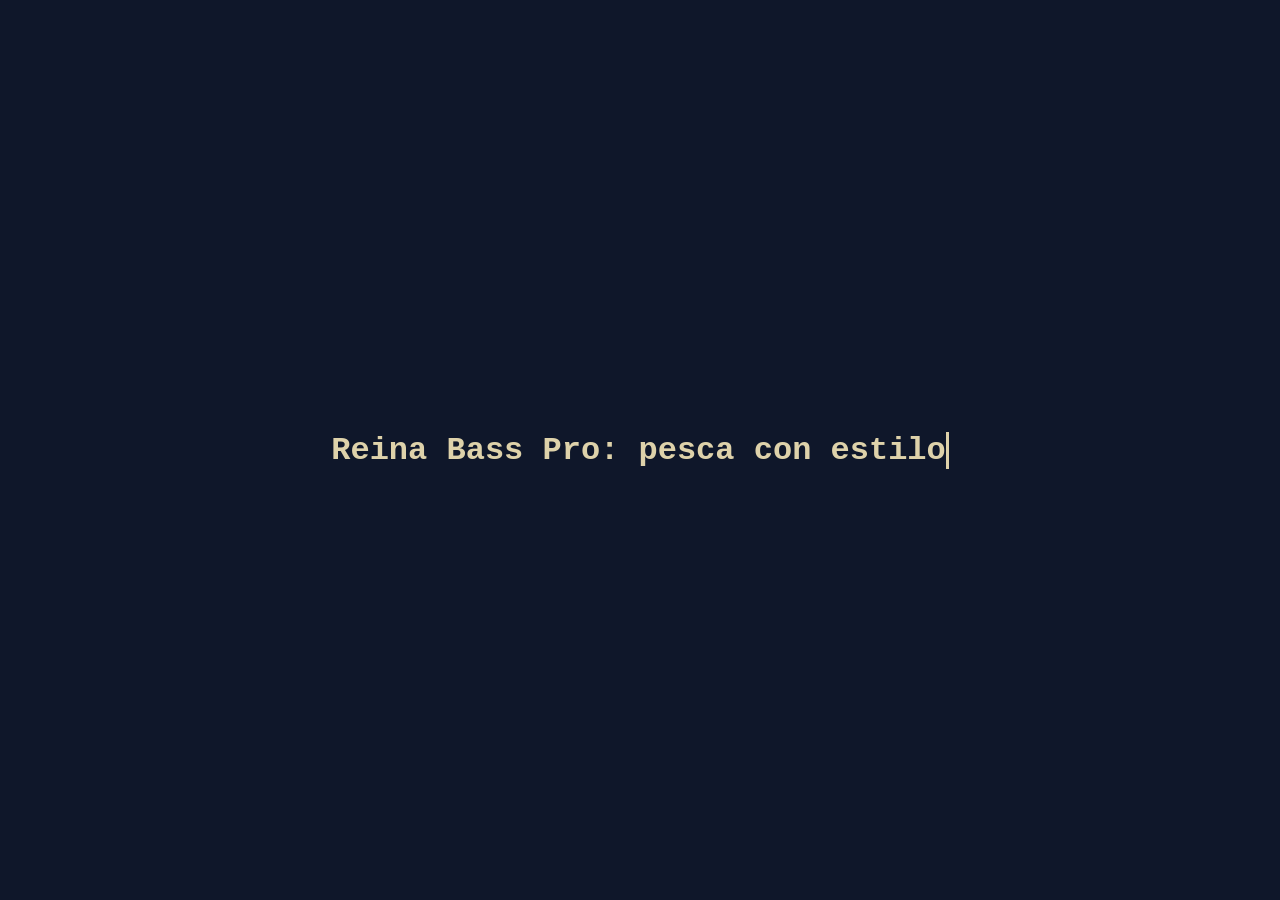
<file: reina-bass-pro/demo-maquina-de-escribir.html>
<!DOCTYPE html>
<html lang="es">
<head>
  <meta charset="UTF-8">
  <meta name="viewport" content="width=device-width, initial-scale=1">
  <title>Demo: efecto máquina de escribir con CSS</title>
  <style>
    /* Animación investigada para la Práctica 7: efecto "máquina de escribir".
       No se usa en la tienda; es una demo independiente. */
    body { margin: 0; min-height: 100vh; display: grid; place-items: center; background: #0f172a; color: #ded2aa; }

    .typewriter {
      --caracteres: 32;                       /* nº de letras del texto */
      font: 700 clamp(1rem, 3.2vw, 2rem) "Courier New", monospace;  /* monoespaciada: todas las letras miden 1ch */
      width: calc(var(--caracteres) * 1ch);   /* ancho final = nº de letras × ancho de una letra */
      overflow: hidden;                       /* lo que sobresale queda oculto: así "se escribe" */
      white-space: nowrap;                    /* el texto no salta de línea */
      border-right: .12em solid currentColor; /* el cursor es el borde derecho de la caja */
      animation:
        escribir 3.5s steps(var(--caracteres), end) forwards,   /* la caja crece letra a letra */
        cursor .8s step-end infinite;                           /* el cursor parpadea */
    }

    @keyframes escribir { from { width: 0; } to { width: calc(var(--caracteres) * 1ch); } }
    @keyframes cursor   { 50% { border-color: transparent; } }

    @media (prefers-reduced-motion: reduce) { .typewriter { animation: none; } }
  </style>
</head>
<body>
  <p class="typewriter">Reina Bass Pro: pesca con estilo</p>
</body>
</html>
</file>
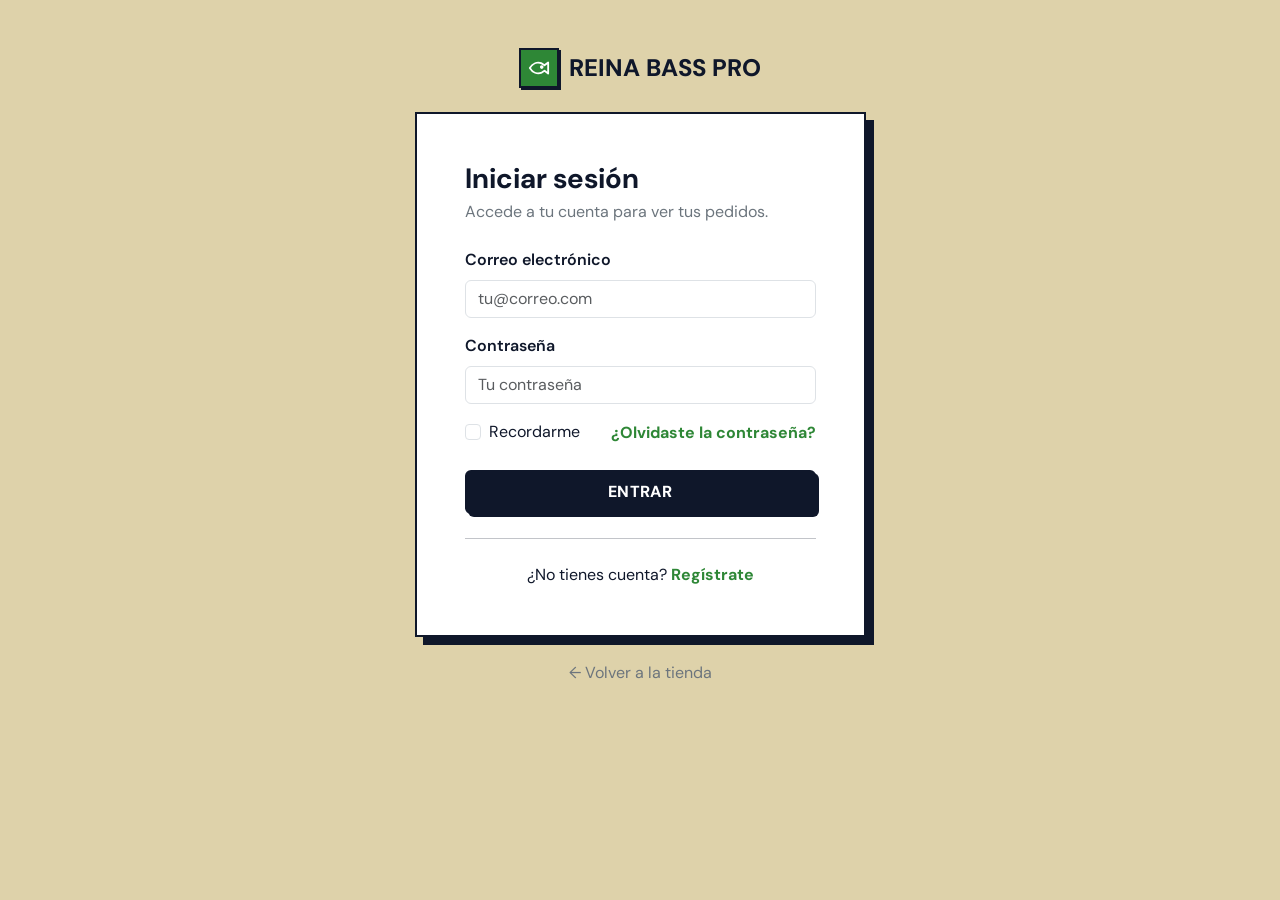
<file: reina-bass-pro/login.html>
<!DOCTYPE html>
<html lang="es">
<head>
  <meta charset="UTF-8">
  <meta name="viewport" content="width=device-width, initial-scale=1">
  <title>Iniciar sesión | Reina Bass Pro</title>
  <meta name="description" content="Accede a tu cuenta de Reina Bass Pro para ver tus pedidos y tu lista de deseos.">
  <link rel="icon" type="image/x-icon" href="favicon.ico">

  <!-- Bootstrap 5 (desde CDN): empezamos a introducir el framework poco a poco -->
  <link href="https://cdn.jsdelivr.net/npm/bootstrap@5.3.3/dist/css/bootstrap.min.css" rel="stylesheet"
        integrity="sha384-QWTKZyjpPEjISv5WaRU9OFeRpok6YctnYmDr5pNlyT2bRjXh0JMhjY6hW+ALEwIH" crossorigin="anonymous">

  <!-- Tipografía de la tienda -->
  <link rel="preconnect" href="https://fonts.googleapis.com">
  <link rel="preconnect" href="https://fonts.gstatic.com" crossorigin>
  <link href="https://fonts.googleapis.com/css2?family=DM+Sans:opsz,wght@9..40,400;9..40,500;9..40,600;9..40,700;9..40,800&amp;display=swap" rel="stylesheet">

  <!-- Pequeños ajustes para mantener la identidad visual de Reina Bass Pro -->
  <style>
    :root {
      --color-sand: #ded2aa;
      --color-navy: #0f172a;
      --color-green: #2e8736;
    }
    body {
      font-family: "DM Sans", system-ui, -apple-system, "Segoe UI", sans-serif;
      background: var(--color-sand);
      color: var(--color-navy);
    }
    .auth-card {
      border: 2px solid var(--color-navy);
      box-shadow: 8px 8px 0 var(--color-navy);
      background: #fff;
    }
    .auth-brand {
      display: inline-flex;
      align-items: center;
      gap: 10px;
      font-size: 24px;
      font-weight: 800;
      color: var(--color-navy);
      text-decoration: none;
    }
    .auth-brand__mark {
      display: grid;
      place-items: center;
      width: 40px;
      height: 40px;
      border: 2px solid var(--color-navy);
      box-shadow: 2px 2px 0 var(--color-navy);
      background: var(--color-green);
      color: #fff;
    }
    .auth-brand__icon {
      width: 22px;
      height: 22px;
      fill: none;
      stroke: currentColor;
      stroke-width: 2;
      stroke-linecap: round;
      stroke-linejoin: round;
    }
    /* Reescribimos el color primario de Bootstrap con el verde de la tienda */
    .btn-brand {
      background: var(--color-navy);
      border: 2px solid var(--color-navy);
      box-shadow: 3px 3px 0 var(--color-navy);
      color: #fff;
      font-weight: 800;
      letter-spacing: .02em;
      transition: transform .12s, box-shadow .12s;
    }
    .btn-brand:hover {
      background: var(--color-green);
      color: #fff;
      transform: translate(-2px, -2px);
      box-shadow: 5px 5px 0 var(--color-navy);
    }
    .form-control:focus {
      border-color: var(--color-green);
      box-shadow: 0 0 0 .25rem rgba(46, 135, 54, .25);
    }
    .auth-link { color: var(--color-green); font-weight: 700; }
  </style>
</head>
<body>

<!-- Sprite del icono de pez (el mismo que usa la tienda) -->
<svg class="d-none" width="0" height="0" aria-hidden="true" focusable="false">
  <symbol id="i-fish" viewBox="0 0 24 24"><path d="M2 12c3-5 8-7 13-5l3 2 4-3v12l-4-3-3 2c-5 2-10 0-13-5z"/><circle cx="15" cy="11" r="1"/></symbol>
</svg>

<main class="container py-5">
  <div class="row justify-content-center">
    <div class="col-12 col-sm-10 col-md-7 col-lg-5">

      <!-- Logo de la tienda (mismo SVG que index.html) -->
      <div class="text-center mb-4">
        <a class="auth-brand" href="index.html">
          <span class="auth-brand__mark"><svg class="auth-brand__icon" aria-hidden="true"><use href="#i-fish"/></svg></span>
          <span>REINA BASS PRO</span>
        </a>
      </div>

      <div class="auth-card p-4 p-md-5">
        <h1 class="h3 fw-bold mb-1">Iniciar sesión</h1>
        <p class="text-secondary mb-4">Accede a tu cuenta para ver tus pedidos.</p>

        <!-- novalidate deja que Bootstrap muestre su propia validación -->
        <form class="needs-validation" novalidate>
          <div class="mb-3">
            <label class="form-label fw-semibold" for="email">Correo electrónico</label>
            <input type="email" class="form-control" id="email" name="email" placeholder="tu@correo.com" autocomplete="email" required>
            <div class="invalid-feedback">Escribe un correo válido.</div>
          </div>

          <div class="mb-3">
            <label class="form-label fw-semibold" for="password">Contraseña</label>
            <input type="password" class="form-control" id="password" name="password" placeholder="Tu contraseña" autocomplete="current-password" minlength="6" required>
            <div class="invalid-feedback">La contraseña debe tener al menos 6 caracteres.</div>
          </div>

          <div class="d-flex justify-content-between align-items-center mb-4">
            <div class="form-check">
              <input class="form-check-input" type="checkbox" id="recordar" name="recordar">
              <label class="form-check-label" for="recordar">Recordarme</label>
            </div>
            <a class="auth-link text-decoration-none" href="#">¿Olvidaste la contraseña?</a>
          </div>

          <button type="submit" class="btn btn-brand w-100 py-2">ENTRAR</button>
        </form>

        <hr class="my-4">
        <p class="text-center mb-0">
          ¿No tienes cuenta?
          <a class="auth-link text-decoration-none" href="registro.html">Regístrate</a>
        </p>
      </div>

      <p class="text-center mt-4 mb-0">
        <a class="text-decoration-none text-secondary" href="index.html">&larr; Volver a la tienda</a>
      </p>

    </div>
  </div>
</main>

<!-- JS de Bootstrap (necesario para componentes interactivos) -->
<script src="https://cdn.jsdelivr.net/npm/bootstrap@5.3.3/dist/js/bootstrap.bundle.min.js" crossorigin="anonymous"></script>

<!-- Validación del formulario con Bootstrap -->
<script>
  (function () {
    "use strict";
    var forms = document.querySelectorAll(".needs-validation");
    Array.prototype.forEach.call(forms, function (form) {
      form.addEventListener("submit", function (e) {
        if (!form.checkValidity()) {
          e.preventDefault();
          e.stopPropagation();
        }
        form.classList.add("was-validated");
      }, false);
    });
  })();
</script>
</body>
</html>
</file>
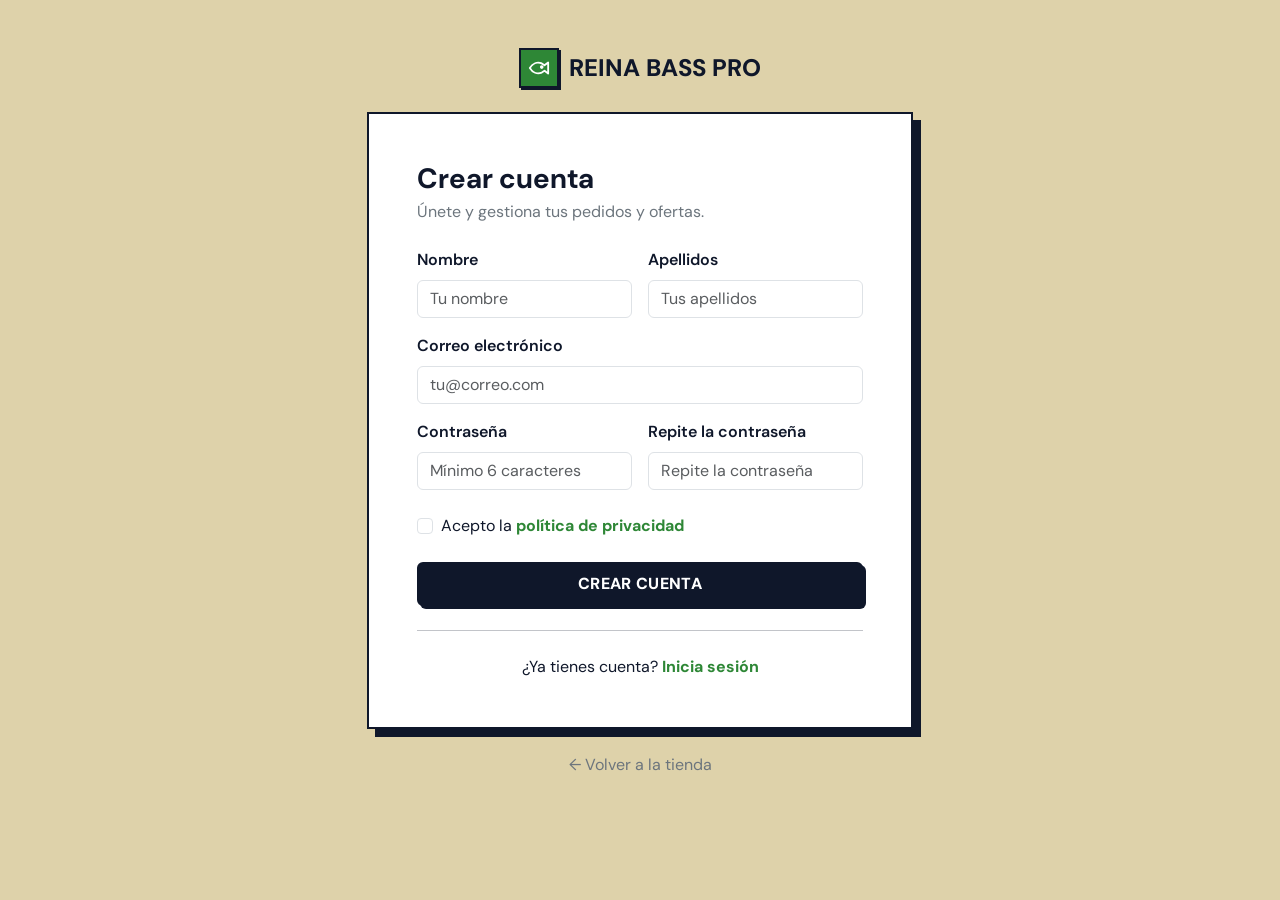
<file: reina-bass-pro/registro.html>
<!DOCTYPE html>
<html lang="es">
<head>
  <meta charset="UTF-8">
  <meta name="viewport" content="width=device-width, initial-scale=1">
  <title>Crear cuenta | Reina Bass Pro</title>
  <meta name="description" content="Crea tu cuenta en Reina Bass Pro y gestiona tus pedidos, direcciones y ofertas.">
  <link rel="icon" type="image/x-icon" href="favicon.ico">

  <!-- Bootstrap 5 (desde CDN) -->
  <link href="https://cdn.jsdelivr.net/npm/bootstrap@5.3.3/dist/css/bootstrap.min.css" rel="stylesheet"
        integrity="sha384-QWTKZyjpPEjISv5WaRU9OFeRpok6YctnYmDr5pNlyT2bRjXh0JMhjY6hW+ALEwIH" crossorigin="anonymous">

  <!-- Tipografía de la tienda -->
  <link rel="preconnect" href="https://fonts.googleapis.com">
  <link rel="preconnect" href="https://fonts.gstatic.com" crossorigin>
  <link href="https://fonts.googleapis.com/css2?family=DM+Sans:opsz,wght@9..40,400;9..40,500;9..40,600;9..40,700;9..40,800&amp;display=swap" rel="stylesheet">

  <style>
    :root {
      --color-sand: #ded2aa;
      --color-navy: #0f172a;
      --color-green: #2e8736;
    }
    body {
      font-family: "DM Sans", system-ui, -apple-system, "Segoe UI", sans-serif;
      background: var(--color-sand);
      color: var(--color-navy);
    }
    .auth-card {
      border: 2px solid var(--color-navy);
      box-shadow: 8px 8px 0 var(--color-navy);
      background: #fff;
    }
    .auth-brand {
      display: inline-flex;
      align-items: center;
      gap: 10px;
      font-size: 24px;
      font-weight: 800;
      color: var(--color-navy);
      text-decoration: none;
    }
    .auth-brand__mark {
      display: grid;
      place-items: center;
      width: 40px;
      height: 40px;
      border: 2px solid var(--color-navy);
      box-shadow: 2px 2px 0 var(--color-navy);
      background: var(--color-green);
      color: #fff;
    }
    .auth-brand__icon {
      width: 22px;
      height: 22px;
      fill: none;
      stroke: currentColor;
      stroke-width: 2;
      stroke-linecap: round;
      stroke-linejoin: round;
    }
    .btn-brand {
      background: var(--color-navy);
      border: 2px solid var(--color-navy);
      box-shadow: 3px 3px 0 var(--color-navy);
      color: #fff;
      font-weight: 800;
      letter-spacing: .02em;
      transition: transform .12s, box-shadow .12s;
    }
    .btn-brand:hover {
      background: var(--color-green);
      color: #fff;
      transform: translate(-2px, -2px);
      box-shadow: 5px 5px 0 var(--color-navy);
    }
    .form-control:focus {
      border-color: var(--color-green);
      box-shadow: 0 0 0 .25rem rgba(46, 135, 54, .25);
    }
    .auth-link { color: var(--color-green); font-weight: 700; }
  </style>
</head>
<body>

<!-- Sprite del icono de pez (el mismo que usa la tienda) -->
<svg class="d-none" width="0" height="0" aria-hidden="true" focusable="false">
  <symbol id="i-fish" viewBox="0 0 24 24"><path d="M2 12c3-5 8-7 13-5l3 2 4-3v12l-4-3-3 2c-5 2-10 0-13-5z"/><circle cx="15" cy="11" r="1"/></symbol>
</svg>

<main class="container py-5">
  <div class="row justify-content-center">
    <div class="col-12 col-sm-10 col-md-8 col-lg-6">

      <!-- Logo de la tienda (mismo SVG que index.html) -->
      <div class="text-center mb-4">
        <a class="auth-brand" href="index.html">
          <span class="auth-brand__mark"><svg class="auth-brand__icon" aria-hidden="true"><use href="#i-fish"/></svg></span>
          <span>REINA BASS PRO</span>
        </a>
      </div>

      <div class="auth-card p-4 p-md-5">
        <h1 class="h3 fw-bold mb-1">Crear cuenta</h1>
        <p class="text-secondary mb-4">Únete y gestiona tus pedidos y ofertas.</p>

        <form class="needs-validation" novalidate>
          <div class="row g-3">
            <div class="col-md-6">
              <label class="form-label fw-semibold" for="nombre">Nombre</label>
              <input type="text" class="form-control" id="nombre" name="nombre" placeholder="Tu nombre" autocomplete="given-name" minlength="2" required>
              <div class="invalid-feedback">Escribe tu nombre.</div>
            </div>
            <div class="col-md-6">
              <label class="form-label fw-semibold" for="apellidos">Apellidos</label>
              <input type="text" class="form-control" id="apellidos" name="apellidos" placeholder="Tus apellidos" autocomplete="family-name" minlength="2" required>
              <div class="invalid-feedback">Escribe tus apellidos.</div>
            </div>
          </div>

          <div class="mt-3">
            <label class="form-label fw-semibold" for="email">Correo electrónico</label>
            <input type="email" class="form-control" id="email" name="email" placeholder="tu@correo.com" autocomplete="email" required>
            <div class="invalid-feedback">Escribe un correo válido.</div>
          </div>

          <div class="row g-3 mt-0">
            <div class="col-md-6">
              <label class="form-label fw-semibold" for="password">Contraseña</label>
              <input type="password" class="form-control" id="password" name="password" placeholder="Mínimo 6 caracteres" autocomplete="new-password" minlength="6" required>
              <div class="invalid-feedback">Al menos 6 caracteres.</div>
            </div>
            <div class="col-md-6">
              <label class="form-label fw-semibold" for="password2">Repite la contraseña</label>
              <input type="password" class="form-control" id="password2" name="password2" placeholder="Repite la contraseña" autocomplete="new-password" required>
              <div class="invalid-feedback">Las contraseñas no coinciden.</div>
            </div>
          </div>

          <div class="form-check mt-4 mb-4">
            <input class="form-check-input" type="checkbox" id="terminos" name="terminos" required>
            <label class="form-check-label" for="terminos">
              Acepto la <a class="auth-link text-decoration-none" href="#">política de privacidad</a>
            </label>
            <div class="invalid-feedback">Debes aceptar la política de privacidad.</div>
          </div>

          <button type="submit" class="btn btn-brand w-100 py-2">CREAR CUENTA</button>
        </form>

        <hr class="my-4">
        <p class="text-center mb-0">
          ¿Ya tienes cuenta?
          <a class="auth-link text-decoration-none" href="login.html">Inicia sesión</a>
        </p>
      </div>

      <p class="text-center mt-4 mb-0">
        <a class="text-decoration-none text-secondary" href="index.html">&larr; Volver a la tienda</a>
      </p>

    </div>
  </div>
</main>

<script src="https://cdn.jsdelivr.net/npm/bootstrap@5.3.3/dist/js/bootstrap.bundle.min.js" crossorigin="anonymous"></script>

<script>
  (function () {
    "use strict";
    var forms = document.querySelectorAll(".needs-validation");
    Array.prototype.forEach.call(forms, function (form) {
      // Comprobación extra: que las dos contraseñas coincidan
      var pass = form.querySelector("#password");
      var pass2 = form.querySelector("#password2");
      function matchCheck() {
        if (!pass2) return;
        pass2.setCustomValidity(pass.value !== pass2.value ? "no-coincide" : "");
      }
      if (pass && pass2) {
        pass.addEventListener("input", matchCheck);
        pass2.addEventListener("input", matchCheck);
      }
      form.addEventListener("submit", function (e) {
        matchCheck();
        if (!form.checkValidity()) {
          e.preventDefault();
          e.stopPropagation();
        }
        form.classList.add("was-validated");
      }, false);
    });
  })();
</script>
</body>
</html>
</file>
